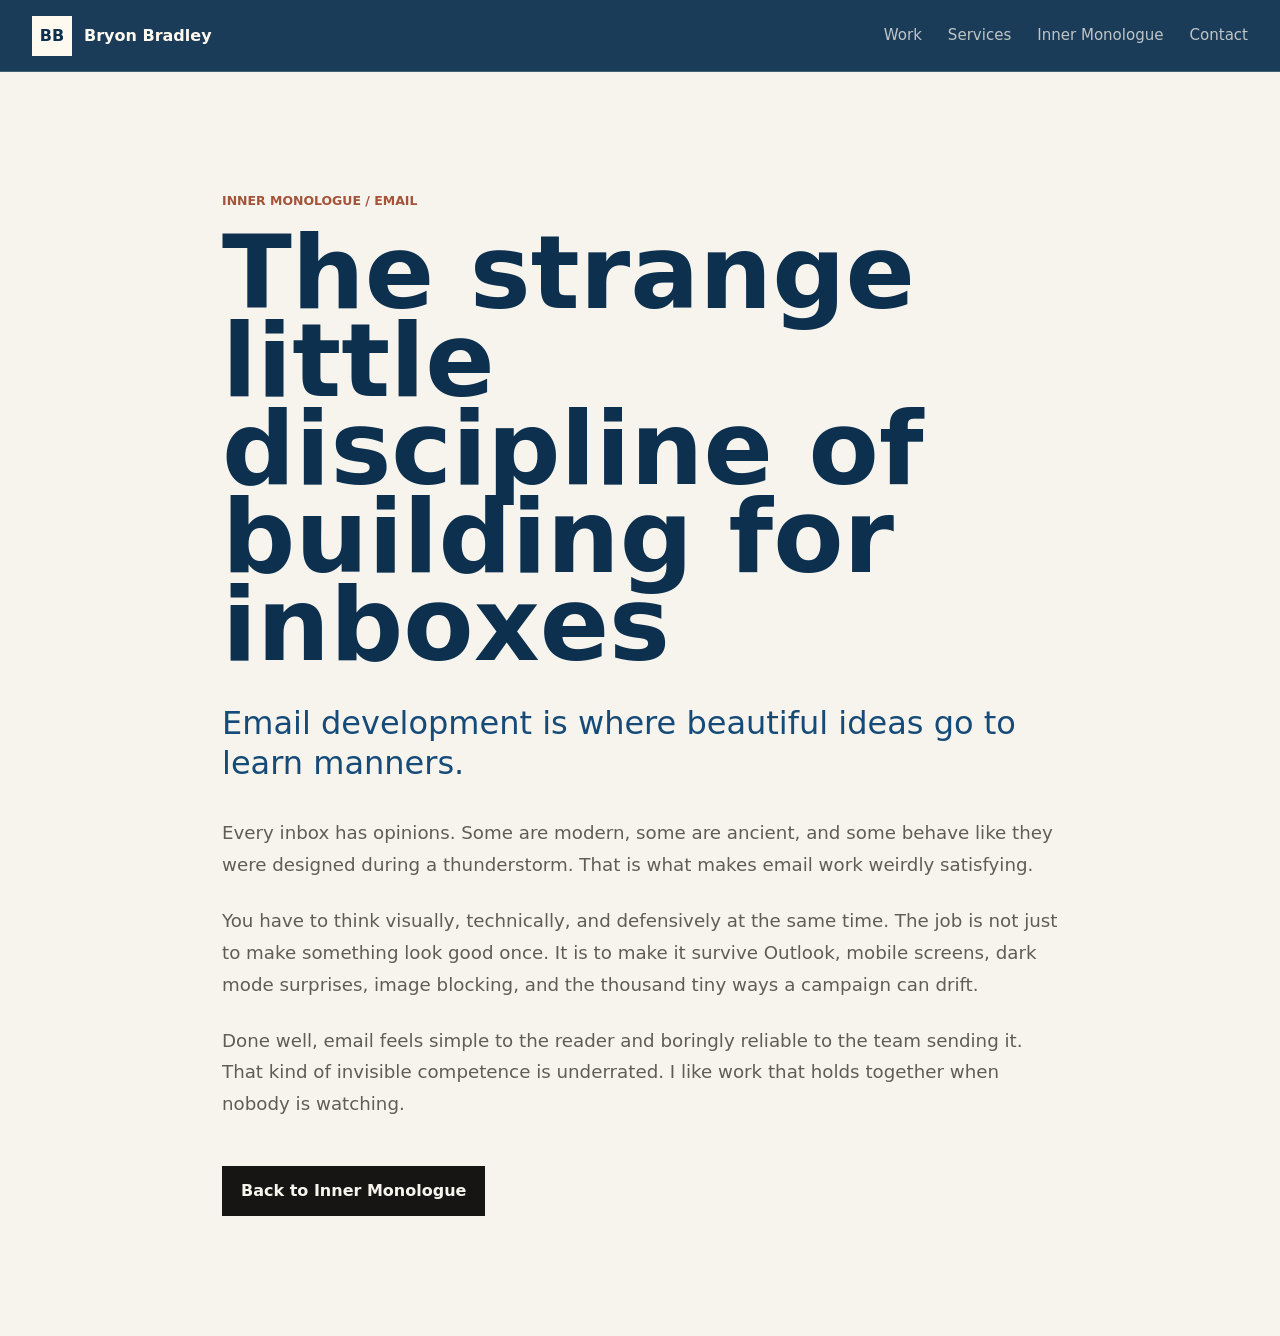
<file: inner-monologue-email.html>
<!doctype html>
<html lang="en">
<head>
  <meta charset="utf-8">
  <meta name="viewport" content="width=device-width, initial-scale=1">
  <title>Inner Monologue: Email | Bryon Bradley</title>
  <meta name="description" content="A short note from Bryon Bradley on why HTML email development is still a careful craft.">
  <link rel="stylesheet" href="styles.css">
</head>
<body class="article-page">
  <header class="site-header">
    <a class="brand" href="index.html#top" aria-label="Bryon Bradley home">
      <span class="brand-mark">BB</span>
      <span>Bryon Bradley</span>
    </a>
    <nav class="site-nav article-nav" aria-label="Article navigation">
      <a href="index.html#work">Work</a>
      <a href="index.html#services">Services</a>
      <a href="index.html#notes">Inner Monologue</a>
      <a href="index.html#contact">Contact</a>
    </nav>
  </header>

  <main class="article-wrap">
    <p class="eyebrow">Inner monologue / email</p>
    <h1>The strange little discipline of building for inboxes</h1>
    <p class="article-lede">Email development is where beautiful ideas go to learn manners.</p>
    <p>Every inbox has opinions. Some are modern, some are ancient, and some behave like they were designed during a thunderstorm. That is what makes email work weirdly satisfying.</p>
    <p>You have to think visually, technically, and defensively at the same time. The job is not just to make something look good once. It is to make it survive Outlook, mobile screens, dark mode surprises, image blocking, and the thousand tiny ways a campaign can drift.</p>
    <p>Done well, email feels simple to the reader and boringly reliable to the team sending it. That kind of invisible competence is underrated. I like work that holds together when nobody is watching.</p>
    <a class="button primary article-back" href="index.html#notes">Back to Inner Monologue</a>
  </main>
</body>
</html>
</file>
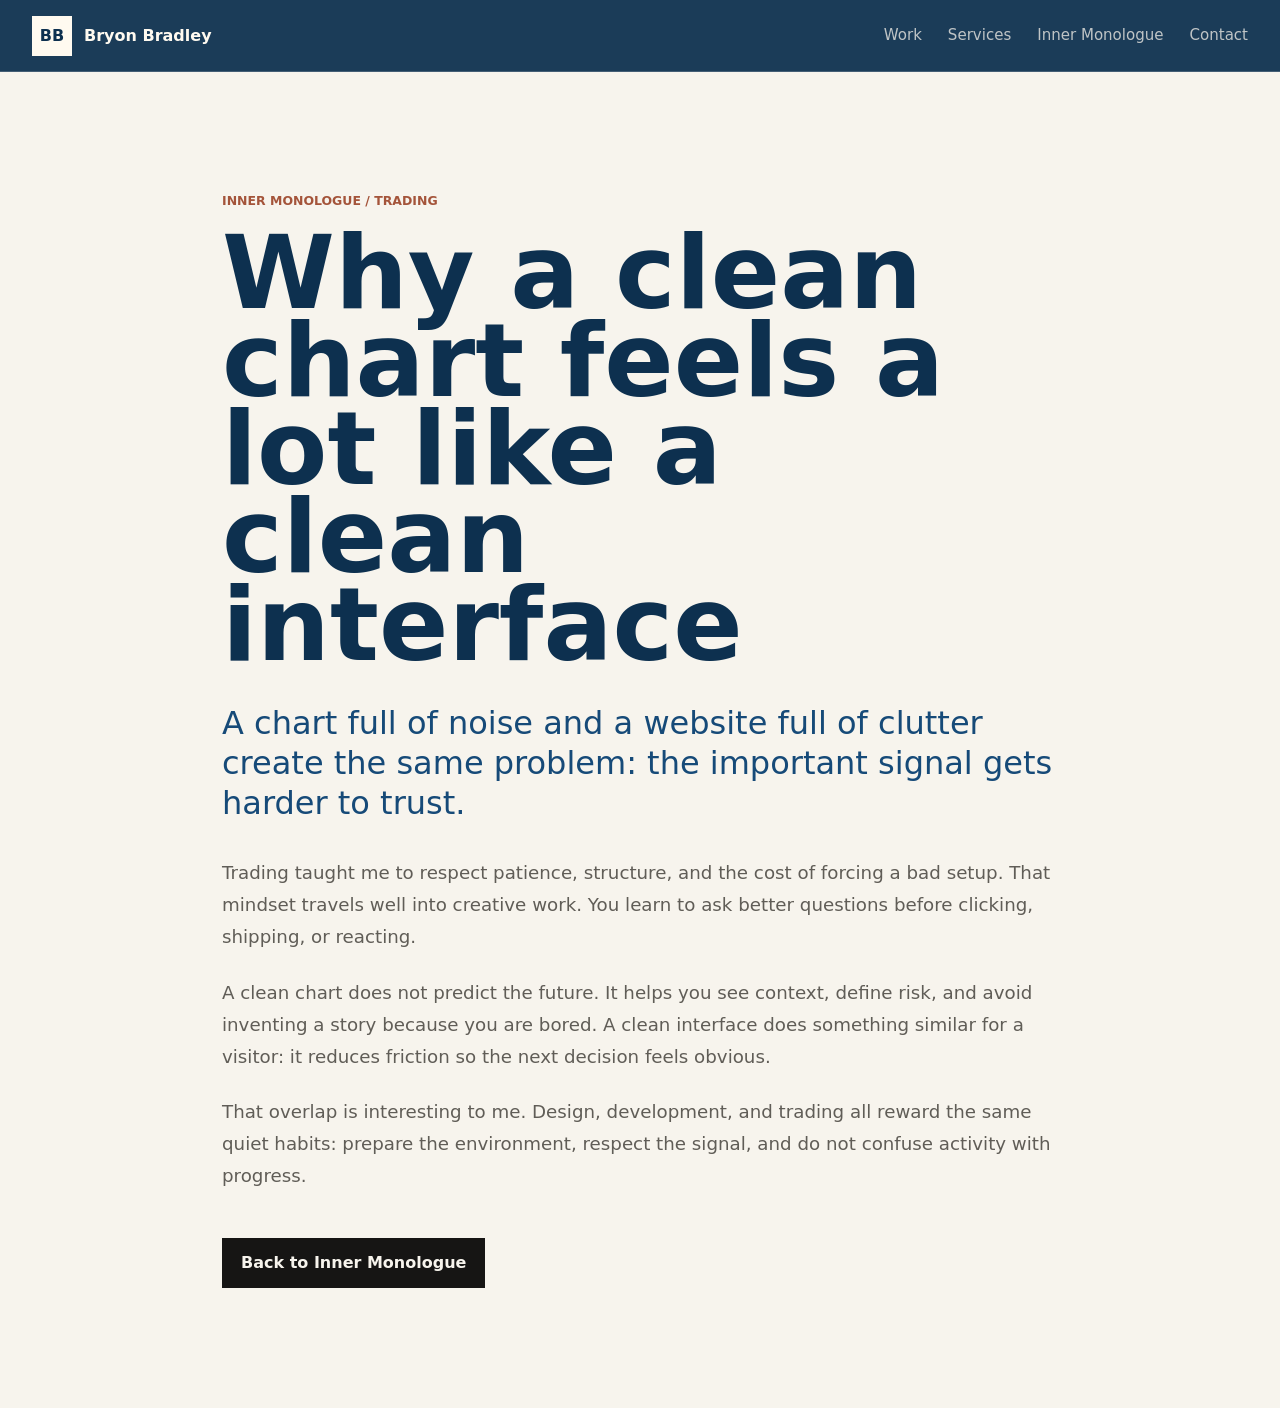
<file: inner-monologue-trading.html>
<!doctype html>
<html lang="en">
<head>
  <meta charset="utf-8">
  <meta name="viewport" content="width=device-width, initial-scale=1">
  <title>Inner Monologue: Trading | Bryon Bradley</title>
  <meta name="description" content="A short note from Bryon Bradley on how clean chart thinking relates to design and decision-making.">
  <link rel="stylesheet" href="styles.css">
</head>
<body class="article-page">
  <header class="site-header">
    <a class="brand" href="index.html#top" aria-label="Bryon Bradley home">
      <span class="brand-mark">BB</span>
      <span>Bryon Bradley</span>
    </a>
    <nav class="site-nav article-nav" aria-label="Article navigation">
      <a href="index.html#work">Work</a>
      <a href="index.html#services">Services</a>
      <a href="index.html#notes">Inner Monologue</a>
      <a href="index.html#contact">Contact</a>
    </nav>
  </header>

  <main class="article-wrap">
    <p class="eyebrow">Inner monologue / trading</p>
    <h1>Why a clean chart feels a lot like a clean interface</h1>
    <p class="article-lede">A chart full of noise and a website full of clutter create the same problem: the important signal gets harder to trust.</p>
    <p>Trading taught me to respect patience, structure, and the cost of forcing a bad setup. That mindset travels well into creative work. You learn to ask better questions before clicking, shipping, or reacting.</p>
    <p>A clean chart does not predict the future. It helps you see context, define risk, and avoid inventing a story because you are bored. A clean interface does something similar for a visitor: it reduces friction so the next decision feels obvious.</p>
    <p>That overlap is interesting to me. Design, development, and trading all reward the same quiet habits: prepare the environment, respect the signal, and do not confuse activity with progress.</p>
    <a class="button primary article-back" href="index.html#notes">Back to Inner Monologue</a>
  </main>
</body>
</html>
</file>
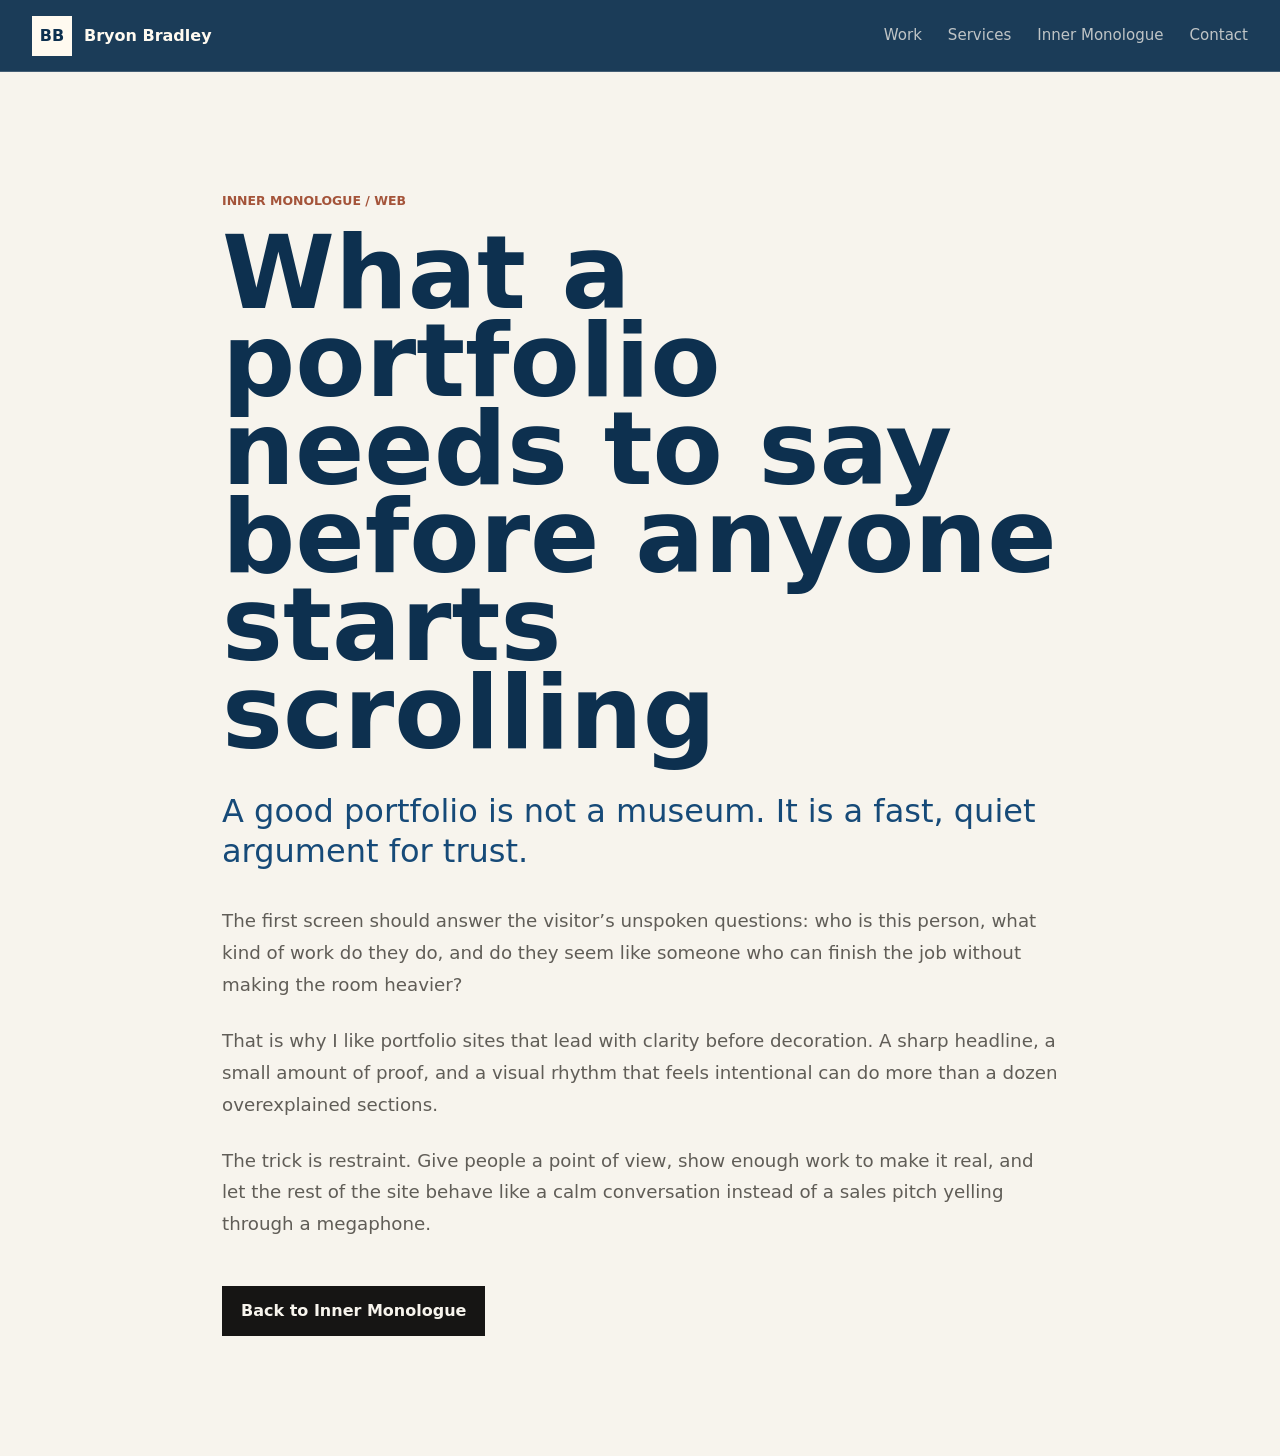
<file: inner-monologue-web.html>
<!doctype html>
<html lang="en">
<head>
  <meta charset="utf-8">
  <meta name="viewport" content="width=device-width, initial-scale=1">
  <title>Inner Monologue: Web | Bryon Bradley</title>
  <meta name="description" content="A short note from Bryon Bradley on what a portfolio site should communicate quickly.">
  <link rel="stylesheet" href="styles.css">
</head>
<body class="article-page">
  <header class="site-header">
    <a class="brand" href="index.html#top" aria-label="Bryon Bradley home">
      <span class="brand-mark">BB</span>
      <span>Bryon Bradley</span>
    </a>
    <nav class="site-nav article-nav" aria-label="Article navigation">
      <a href="index.html#work">Work</a>
      <a href="index.html#services">Services</a>
      <a href="index.html#notes">Inner Monologue</a>
      <a href="index.html#contact">Contact</a>
    </nav>
  </header>

  <main class="article-wrap">
    <p class="eyebrow">Inner monologue / web</p>
    <h1>What a portfolio needs to say before anyone starts scrolling</h1>
    <p class="article-lede">A good portfolio is not a museum. It is a fast, quiet argument for trust.</p>
    <p>The first screen should answer the visitor’s unspoken questions: who is this person, what kind of work do they do, and do they seem like someone who can finish the job without making the room heavier?</p>
    <p>That is why I like portfolio sites that lead with clarity before decoration. A sharp headline, a small amount of proof, and a visual rhythm that feels intentional can do more than a dozen overexplained sections.</p>
    <p>The trick is restraint. Give people a point of view, show enough work to make it real, and let the rest of the site behave like a calm conversation instead of a sales pitch yelling through a megaphone.</p>
    <a class="button primary article-back" href="index.html#notes">Back to Inner Monologue</a>
  </main>
</body>
</html>
</file>
<file: styles.css>
:root {
  color-scheme: light;
  --ink: #161514;
  --muted: #605d57;
  --paper: #f7f4ed;
  --panel: #fffaf0;
  --line: #d2c7b7;
  --blue: #164a78;
  --blue-deep: #0d304f;
  --blue-soft: #e8f0f7;
  --green: #385b49;
  --clay: #a4543a;
  --gold: #a77d35;
  --shadow: 0 22px 70px rgba(13, 48, 79, 0.18);
}

* {
  box-sizing: border-box;
}

html {
  scroll-behavior: smooth;
}

body {
  margin: 0;
  background: var(--blue-deep);
  color: var(--ink);
  font-family: Inter, ui-sans-serif, system-ui, -apple-system, BlinkMacSystemFont, "Segoe UI", sans-serif;
  line-height: 1.5;
}

body.modal-open {
  overflow: hidden;
}

img {
  display: block;
  max-width: 100%;
}

a,
button {
  color: inherit;
}

button {
  font: inherit;
}

.site-header {
  align-items: center;
  background: rgba(13, 48, 79, 0.94);
  border-bottom: 1px solid rgba(255, 250, 240, 0.18);
  display: flex;
  justify-content: space-between;
  min-height: 72px;
  padding: 0 32px;
  position: sticky;
  top: 0;
  z-index: 20;
  backdrop-filter: blur(14px);
}

.brand {
  align-items: center;
  display: inline-flex;
  font-weight: 800;
  gap: 12px;
  text-decoration: none;
  color: var(--panel);
}

.brand-mark {
  align-items: center;
  background: var(--panel);
  color: var(--blue-deep);
  display: inline-flex;
  height: 40px;
  justify-content: center;
  letter-spacing: 0;
  width: 40px;
}

.site-nav {
  align-items: center;
  display: flex;
  gap: 26px;
  font-size: 0.94rem;
}

.site-nav a {
  color: rgba(255, 250, 240, 0.72);
  text-decoration: none;
}

.site-nav a:hover {
  color: var(--panel);
}

.nav-toggle {
  background: transparent;
  border: 0;
  display: none;
  height: 44px;
  padding: 10px;
  width: 44px;
}

.nav-toggle span {
  background: var(--panel);
  display: block;
  height: 2px;
  margin: 5px 0;
  width: 24px;
}

.section-wrap {
  margin: 0 auto;
  max-width: 1240px;
  padding: 96px 32px;
}

.hero {
  background:
    linear-gradient(135deg, rgba(22, 74, 120, 0.98), rgba(13, 48, 79, 1) 64%),
    var(--blue-deep);
  color: var(--panel);
  display: grid;
  gap: 44px;
  grid-template-columns: minmax(0, 0.72fr) minmax(300px, 0.28fr);
  min-height: calc(100vh - 72px);
  max-width: none;
  padding-top: 106px;
}

.hero-copy {
  align-self: end;
}

.hero-brief {
  align-self: end;
  border-left: 1px solid rgba(255, 250, 240, 0.22);
  padding-left: 32px;
}

.eyebrow {
  color: var(--clay);
  font-size: 0.78rem;
  font-weight: 850;
  letter-spacing: 0;
  margin: 0 0 18px;
  text-transform: uppercase;
}

h1,
h2,
h3,
p {
  margin-top: 0;
}

h1 {
  font-size: clamp(4rem, 10vw, 9.8rem);
  letter-spacing: 0;
  line-height: 0.86;
  margin-bottom: 0;
  max-width: 1040px;
}

h2 {
  font-size: clamp(2.2rem, 5.2vw, 5.2rem);
  letter-spacing: 0;
  line-height: 0.96;
  margin-bottom: 0;
}

h3 {
  font-size: clamp(1.45rem, 3vw, 2.4rem);
  letter-spacing: 0;
  line-height: 1;
  margin-bottom: 0;
}

.hero-brief p,
.agency-note > p,
.markets p {
  color: var(--muted);
  font-size: 1.12rem;
}

.hero .eyebrow {
  color: #f0bd78;
}

.hero-brief p {
  color: rgba(255, 250, 240, 0.78);
}

.hero-actions,
.contact-actions {
  display: flex;
  flex-wrap: wrap;
  gap: 12px;
  margin-top: 30px;
}

.button {
  align-items: center;
  border: 1px solid var(--ink);
  display: inline-flex;
  font-weight: 850;
  min-height: 48px;
  padding: 12px 18px;
  text-decoration: none;
}

.button.primary {
  background: var(--ink);
  color: var(--paper);
}

.hero .button {
  border-color: rgba(255, 250, 240, 0.9);
}

.hero .button.primary {
  background: var(--panel);
  color: var(--blue-deep);
}

.hero .button.secondary {
  color: var(--panel);
}

.button.secondary {
  background: transparent;
}

.agency-note {
  align-items: end;
  border-bottom: 1px solid var(--line);
  border-top: 1px solid var(--line);
  display: grid;
  gap: 40px;
  grid-template-columns: minmax(0, 0.67fr) minmax(300px, 0.33fr);
}

.agency-note,
.work-section,
.services,
#notes,
.contact,
.site-footer {
  background: var(--paper);
}

.section-heading {
  align-items: end;
  display: grid;
  gap: 28px;
  grid-template-columns: minmax(200px, 0.28fr) minmax(0, 0.72fr);
  margin-bottom: 42px;
}

.filter-bar {
  display: flex;
  flex-wrap: wrap;
  gap: 8px;
  margin-bottom: 24px;
}

.filter {
  background: transparent;
  border: 1px solid var(--line);
  color: var(--muted);
  cursor: pointer;
  font-weight: 800;
  min-height: 40px;
  padding: 8px 14px;
}

.filter.active,
.filter:hover {
  background: var(--green);
  border-color: var(--green);
  color: #fff;
}

.work-list {
  border-top: 1px solid var(--line);
}

.project-card {
  align-items: stretch;
  border-bottom: 1px solid var(--line);
  display: grid;
  gap: 36px;
  grid-template-columns: minmax(280px, 0.42fr) minmax(0, 0.58fr);
  padding: 36px 0;
}

.project-card[hidden] {
  display: none;
}

.project-card.featured {
  padding-top: 48px;
}

.project-preview {
  background: transparent;
  border: 0;
  cursor: pointer;
  min-width: 0;
  padding: 0;
  text-align: left;
}

.project-preview img {
  aspect-ratio: 16 / 11;
  border: 1px solid var(--line);
  object-fit: cover;
  width: 100%;
}

.project-preview:hover img {
  filter: saturate(1.08) contrast(1.03);
}

.project-details {
  align-content: center;
  display: grid;
  gap: 14px;
  grid-template-columns: 72px minmax(0, 1fr);
}

.project-details > *:not(.project-number) {
  grid-column: 2;
}

.project-number {
  color: var(--gold);
  font-weight: 900;
  grid-row: 1 / span 4;
}

.project-details > p:first-of-type,
.note-card p {
  color: var(--blue);
  font-size: 0.78rem;
  font-weight: 850;
  letter-spacing: 0;
  margin-bottom: 0;
  text-transform: uppercase;
}

.project-summary {
  color: var(--muted);
  font-size: 1.02rem;
  margin-bottom: 2px;
  max-width: 640px;
}

.text-link {
  background: transparent;
  border: 0;
  border-bottom: 1px solid var(--ink);
  cursor: pointer;
  font-weight: 850;
  justify-self: start;
  padding: 0 0 4px;
}

.text-link:hover {
  color: var(--blue);
}

.services {
  border-top: 1px solid var(--line);
}

.service-list {
  display: grid;
  grid-template-columns: repeat(4, minmax(0, 1fr));
}

.service-list article,
.note-card {
  background: rgba(255, 250, 240, 0.58);
  border-left: 1px solid var(--line);
  min-height: 260px;
  padding: 28px;
}

.service-list article:first-child,
.note-card:first-child {
  border-left: 0;
}

.service-list span {
  color: var(--blue);
  display: block;
  font-weight: 900;
  margin-bottom: 64px;
}

.service-list h3 {
  font-size: 1.4rem;
  margin-bottom: 16px;
}

.service-list p,
.note-card h3 {
  color: var(--muted);
}

.markets {
  background:
    linear-gradient(135deg, var(--blue-deep), var(--blue) 76%);
  color: var(--paper);
}

.markets .eyebrow {
  color: #efbd69;
}

.markets-inner {
  align-items: center;
  display: grid;
  gap: 42px;
  grid-template-columns: minmax(0, 0.68fr) minmax(300px, 0.32fr);
}

.markets p {
  color: #d9d1c2;
  margin-bottom: 0;
}

.notes-grid {
  display: grid;
  grid-template-columns: repeat(3, minmax(0, 1fr));
}

.note-card {
  background: transparent;
  color: inherit;
  text-decoration: none;
  transition: background 160ms ease, transform 160ms ease;
}

.note-card h3 {
  font-size: 1.35rem;
  line-height: 1.15;
}

.note-card:hover {
  background: var(--blue-soft);
  transform: translateY(-2px);
}

.article-page {
  background: var(--paper);
}

.article-nav {
  display: flex;
}

.article-wrap {
  margin: 0 auto;
  max-width: 900px;
  padding: 120px 32px;
}

.article-wrap h1 {
  color: var(--blue-deep);
  font-size: clamp(3.2rem, 8vw, 7.4rem);
  margin-bottom: 34px;
}

.article-lede {
  color: var(--blue);
  font-size: clamp(1.35rem, 3vw, 2rem);
  line-height: 1.25;
  margin-bottom: 34px;
}

.article-wrap p:not(.eyebrow):not(.article-lede) {
  color: var(--muted);
  font-size: 1.14rem;
  line-height: 1.75;
  margin-bottom: 24px;
}

.article-back {
  margin-top: 22px;
}

.contact {
  align-items: center;
  border-top: 1px solid var(--line);
  display: grid;
  gap: 34px;
  grid-template-columns: minmax(0, 1fr) auto;
}

.project-modal[hidden] {
  display: none;
}

.project-modal {
  inset: 0;
  position: fixed;
  z-index: 100;
}

.modal-backdrop {
  background: rgba(22, 21, 20, 0.72);
  inset: 0;
  position: absolute;
}

.modal-panel {
  background: var(--panel);
  box-shadow: var(--shadow);
  display: grid;
  grid-template-columns: minmax(280px, 0.58fr) minmax(280px, 0.42fr);
  left: 50%;
  max-height: calc(100vh - 48px);
  max-width: 1120px;
  overflow: auto;
  position: absolute;
  top: 50%;
  transform: translate(-50%, -50%);
  width: calc(100vw - 48px);
}

.modal-panel img {
  height: 100%;
  min-height: 460px;
  object-fit: cover;
  width: 100%;
}

.modal-content {
  align-content: center;
  display: grid;
  padding: 44px;
}

.modal-content h2 {
  font-size: clamp(2.4rem, 5vw, 4.2rem);
  margin-bottom: 24px;
}

.modal-content p:not(.eyebrow) {
  color: var(--muted);
  margin-bottom: 28px;
}

.modal-close {
  background: var(--ink);
  border: 1px solid var(--ink);
  color: var(--paper);
  cursor: pointer;
  font-weight: 850;
  min-height: 42px;
  padding: 8px 14px;
  position: absolute;
  right: 16px;
  top: 16px;
  z-index: 2;
}

.site-footer {
  border-top: 1px solid var(--line);
  color: var(--muted);
  display: flex;
  gap: 20px;
  justify-content: space-between;
  padding: 26px 32px;
}

.site-footer p {
  margin-bottom: 0;
}

@media (max-width: 1000px) {
  .hero,
  .agency-note,
  .section-heading,
  .markets-inner,
  .contact {
    grid-template-columns: 1fr;
  }

  .hero {
    min-height: auto;
    padding-top: 76px;
  }

  .hero-brief {
    border-left: 0;
    border-top: 1px solid var(--line);
    padding-left: 0;
    padding-top: 28px;
  }

  .project-card {
    grid-template-columns: 1fr;
  }

  .service-list,
  .notes-grid {
    grid-template-columns: repeat(2, minmax(0, 1fr));
  }

  .service-list article:nth-child(odd),
  .note-card:nth-child(odd) {
    border-left: 0;
  }

  .modal-panel {
    grid-template-columns: 1fr;
  }

  .modal-panel img {
    max-height: 440px;
    min-height: 0;
  }
}

@media (max-width: 720px) {
  .site-header {
    padding: 0 18px;
  }

  .nav-toggle {
    display: block;
  }

  .site-nav {
    background: var(--blue-deep);
    border-bottom: 1px solid rgba(255, 250, 240, 0.18);
    display: none;
    flex-direction: column;
    gap: 0;
    left: 0;
    padding: 12px 18px 18px;
    position: absolute;
    right: 0;
    top: 72px;
  }

  .site-nav.open {
    display: flex;
  }

  .site-nav a {
    min-height: 44px;
    padding: 10px 0;
    width: 100%;
  }

  .section-wrap {
    padding: 64px 18px;
  }

  h1 {
    font-size: clamp(3.35rem, 18vw, 5.4rem);
  }

  h2 {
    font-size: clamp(2.3rem, 12vw, 3.5rem);
  }

  .project-details {
    grid-template-columns: 1fr;
  }

  .project-details > *:not(.project-number),
  .project-number {
    grid-column: 1;
  }

  .project-number {
    grid-row: auto;
  }

  .service-list,
  .notes-grid {
    grid-template-columns: 1fr;
  }

  .service-list article,
  .note-card {
    border-left: 0;
    border-top: 1px solid var(--line);
  }

  .service-list span {
    margin-bottom: 36px;
  }

  .hero-actions,
  .contact-actions,
  .site-footer {
    flex-direction: column;
  }

  .button {
    justify-content: center;
    width: 100%;
  }

  .modal-panel {
    max-height: calc(100vh - 24px);
    width: calc(100vw - 24px);
  }

  .modal-content {
    padding: 28px;
  }

  .article-nav {
    display: none;
  }

  .article-wrap {
    padding: 82px 18px;
  }
}
</file>
